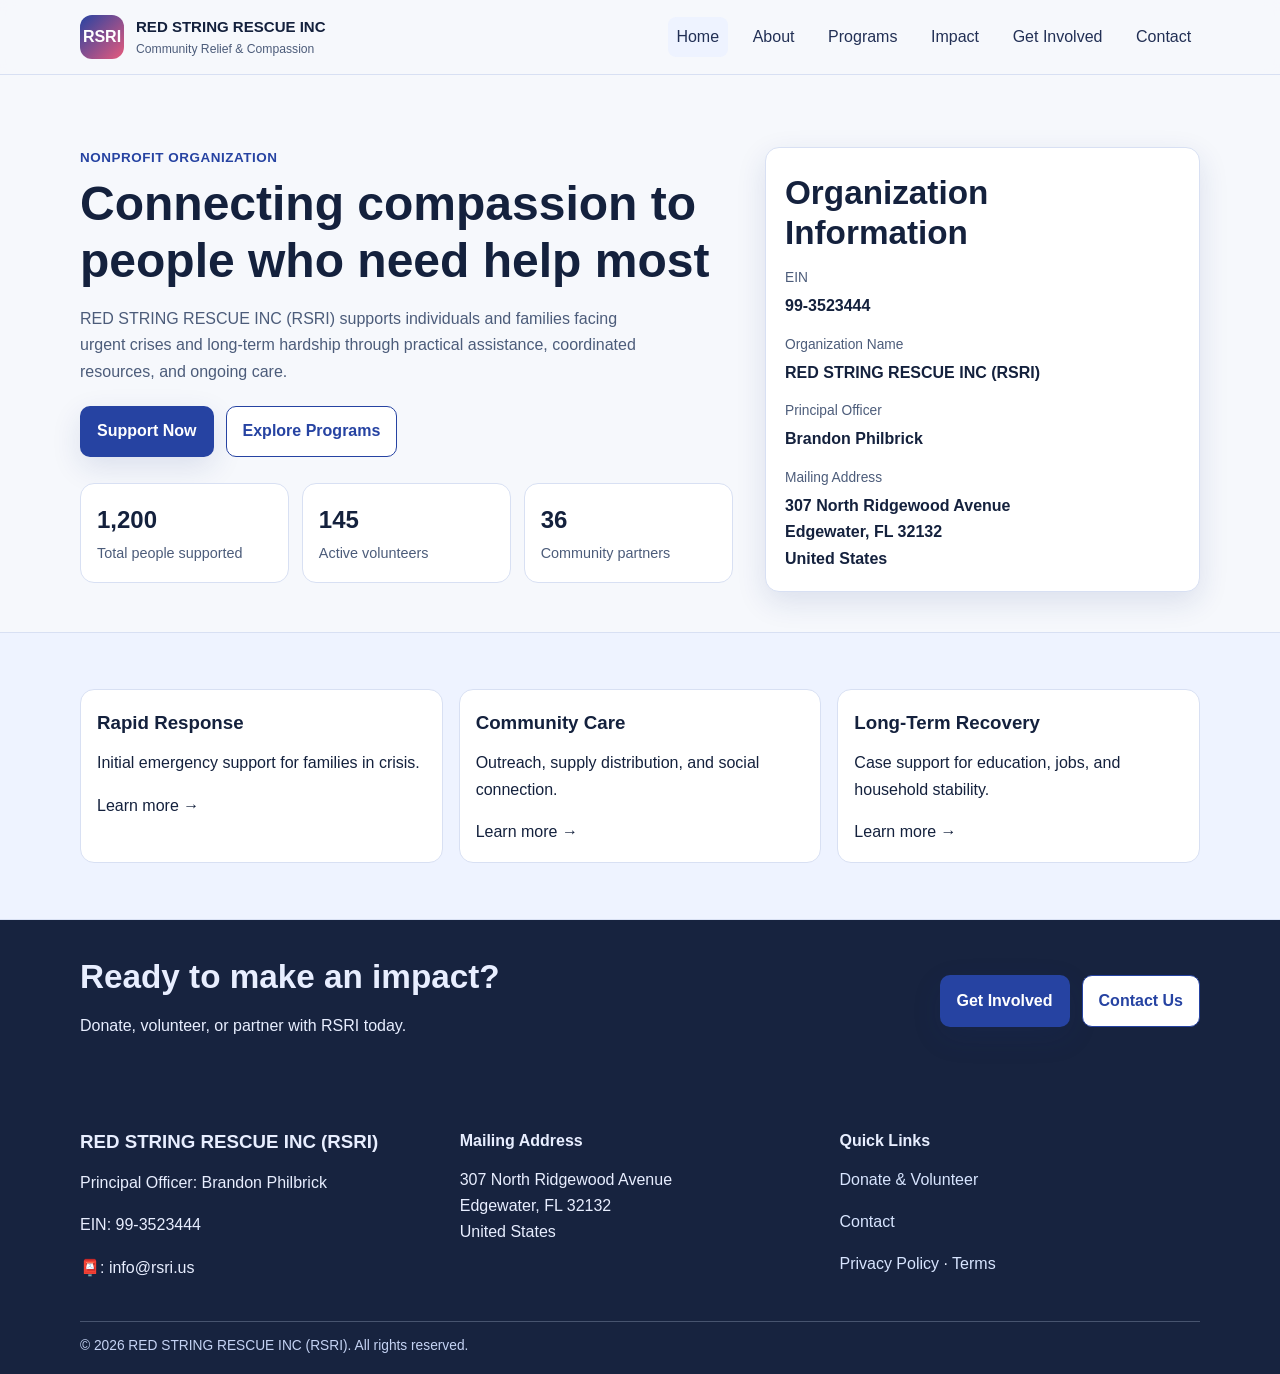
<file: index.html>
<!DOCTYPE html>
<html lang="en">
<head>
  <meta charset="UTF-8" />
  <meta name="viewport" content="width=device-width, initial-scale=1.0" />
  <title>RED STRING RESCUE INC (RSRI) | Nonprofit Relief Organization</title>
  <meta name="description" content="RSRI supports families in crisis through emergency relief, community care, and long-term recovery programs." />
  <link rel="stylesheet" href="styles.css" />
</head>
<body>
  <a class="skip-link" href="#main">Skip to main content</a>
  <header class="site-header" id="top">
    <div class="container nav-wrap">
      <a class="brand" href="index.html" aria-label="RSRI home">
        <div class="brand-mark">RSRI</div>
        <div>
          <p class="brand-name">RED STRING RESCUE INC</p>
          <p class="brand-sub">Community Relief & Compassion</p>
        </div>
      </a>

      <button class="menu-toggle" aria-expanded="false" aria-controls="mainNav" aria-label="Toggle navigation menu">
        <span></span><span></span><span></span>
      </button>

      <nav id="mainNav" class="main-nav" aria-label="Main navigation">
        <a href="index.html" class="active">Home</a>
        <a href="about.html">About</a>
        <a href="programs.html">Programs</a>
        <a href="impact.html">Impact</a>
        <a href="get-involved.html">Get Involved</a>
        <a href="contact.html">Contact</a>
      </nav>
    </div>
  </header>

  <main id="main">
    <section class="hero">
      <div class="container hero-grid">
        <div>
          <p class="eyebrow">Nonprofit Organization</p>
          <h1>Connecting compassion to people who need help most</h1>
          <p class="hero-text">RED STRING RESCUE INC (RSRI) supports individuals and families facing urgent crises and long-term hardship through practical assistance, coordinated resources, and ongoing care.</p>
          <div class="hero-actions">
            <a class="btn btn-primary" href="get-involved.html">Support Now</a>
            <a class="btn btn-secondary" href="programs.html">Explore Programs</a>
          </div>
          <ul class="hero-stats" aria-label="Key metrics">
            <li><strong data-counter="1200">0</strong><span>Total people supported</span></li>
            <li><strong data-counter="145">0</strong><span>Active volunteers</span></li>
            <li><strong data-counter="36">0</strong><span>Community partners</span></li>
          </ul>
        </div>
        <aside class="hero-card" aria-label="Organization information card">
          <h2>Organization Information</h2>
          <dl>
            <dt>EIN</dt><dd>99-3523444</dd>
            <dt>Organization Name</dt><dd>RED STRING RESCUE INC (RSRI)</dd>
            <dt>Principal Officer</dt><dd>Brandon Philbrick</dd>
            <dt>Mailing Address</dt><dd>307 North Ridgewood Avenue<br/>Edgewater, FL 32132<br/>United States</dd>
          </dl>
        </aside>
      </div>
    </section>

    <section class="section section-alt">
      <div class="container grid-3">
        <article class="card"><h3>Rapid Response</h3><p>Initial emergency support for families in crisis.</p><a href="programs.html">Learn more →</a></article>
        <article class="card"><h3>Community Care</h3><p>Outreach, supply distribution, and social connection.</p><a href="programs.html">Learn more →</a></article>
        <article class="card"><h3>Long-Term Recovery</h3><p>Case support for education, jobs, and household stability.</p><a href="programs.html">Learn more →</a></article>
      </div>
    </section>

    <section class="cta-band">
      <div class="container row">
        <div>
          <h2>Ready to make an impact?</h2>
          <p>Donate, volunteer, or partner with RSRI today.</p>
        </div>
        <div class="hero-actions">
          <a class="btn btn-primary" href="get-involved.html">Get Involved</a>
          <a class="btn btn-secondary" href="contact.html">Contact Us</a>
        </div>
      </div>
    </section>
  </main>
  <footer class="site-footer">
    <div class="container footer-grid">
      <div>
        <h3>RED STRING RESCUE INC (RSRI)</h3>
        <p>Principal Officer: Brandon Philbrick</p>
        <p>EIN: 99-3523444</p>
        <p>📮: info@rsri.us</p>
      </div>
      <div>
        <h4>Mailing Address</h4>
        <p>307 North Ridgewood Avenue<br/>Edgewater, FL 32132<br/>United States</p>
      </div>
      <div>
        <h4>Quick Links</h4>
        <p><a href="get-involved.html">Donate & Volunteer</a></p>
        <p><a href="contact.html">Contact</a></p>
        <p><a href="privacy.html">Privacy Policy</a> · <a href="terms.html">Terms</a></p>
      </div>
    </div>
    <div class="copyright">© <span id="year"></span> RED STRING RESCUE INC (RSRI). All rights reserved.</div>
  </footer>
  <script src="script.js"></script>

</body>
</html>
</file>
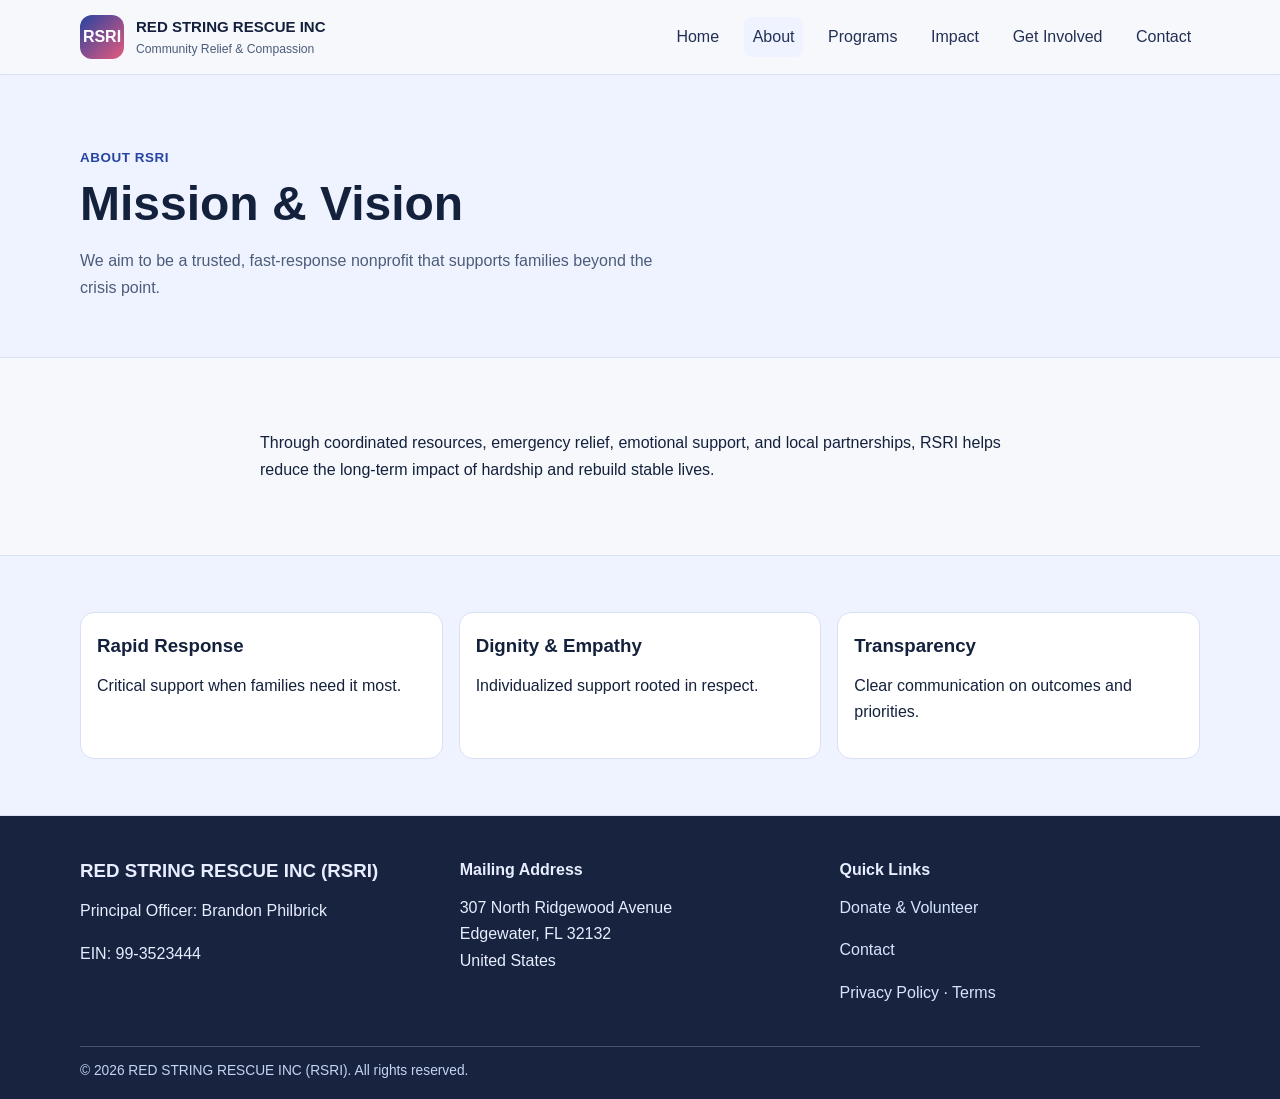
<file: about.html>
<!DOCTYPE html>
<html lang="en">
<head>
  <meta charset="UTF-8" />
  <meta name="viewport" content="width=device-width, initial-scale=1.0" />
  <title>About | RSRI</title>
  <meta name="description" content="Learn about RSRI mission, values, and organizational information." />
  <link rel="stylesheet" href="styles.css" />
</head>
<body>
  <a class="skip-link" href="#main">Skip to main content</a>
  <header class="site-header" id="top">
    <div class="container nav-wrap">
      <a class="brand" href="index.html" aria-label="RSRI home">
        <div class="brand-mark">RSRI</div>
        <div>
          <p class="brand-name">RED STRING RESCUE INC</p>
          <p class="brand-sub">Community Relief & Compassion</p>
        </div>
      </a>

      <button class="menu-toggle" aria-expanded="false" aria-controls="mainNav" aria-label="Toggle navigation menu">
        <span></span><span></span><span></span>
      </button>

      <nav id="mainNav" class="main-nav" aria-label="Main navigation">
        <a href="index.html">Home</a>
        <a href="about.html" class="active">About</a>
        <a href="programs.html">Programs</a>
        <a href="impact.html">Impact</a>
        <a href="get-involved.html">Get Involved</a>
        <a href="contact.html">Contact</a>
      </nav>
    </div>
  </header>

  <main id="main">
    <section class="page-hero"><div class="container"><p class="eyebrow">About RSRI</p><h1>Mission & Vision</h1><p class="lead">We aim to be a trusted, fast-response nonprofit that supports families beyond the crisis point.</p></div></section>
    <section class="section"><div class="container narrow"><p>Through coordinated resources, emergency relief, emotional support, and local partnerships, RSRI helps reduce the long-term impact of hardship and rebuild stable lives.</p></div></section>
    <section class="section section-alt"><div class="container grid-3">
      <article class="card"><h3>Rapid Response</h3><p>Critical support when families need it most.</p></article>
      <article class="card"><h3>Dignity & Empathy</h3><p>Individualized support rooted in respect.</p></article>
      <article class="card"><h3>Transparency</h3><p>Clear communication on outcomes and priorities.</p></article>
    </div></section>
  </main>
  <footer class="site-footer">
    <div class="container footer-grid">
      <div>
        <h3>RED STRING RESCUE INC (RSRI)</h3>
        <p>Principal Officer: Brandon Philbrick</p>
        <p>EIN: 99-3523444</p>
      </div>
      <div>
        <h4>Mailing Address</h4>
        <p>307 North Ridgewood Avenue<br/>Edgewater, FL 32132<br/>United States</p>
      </div>
      <div>
        <h4>Quick Links</h4>
        <p><a href="get-involved.html">Donate & Volunteer</a></p>
        <p><a href="contact.html">Contact</a></p>
        <p><a href="privacy.html">Privacy Policy</a> · <a href="terms.html">Terms</a></p>
      </div>
    </div>
    <div class="copyright">© <span id="year"></span> RED STRING RESCUE INC (RSRI). All rights reserved.</div>
  </footer>
  <script src="script.js"></script>

</body>
</html>
</file>
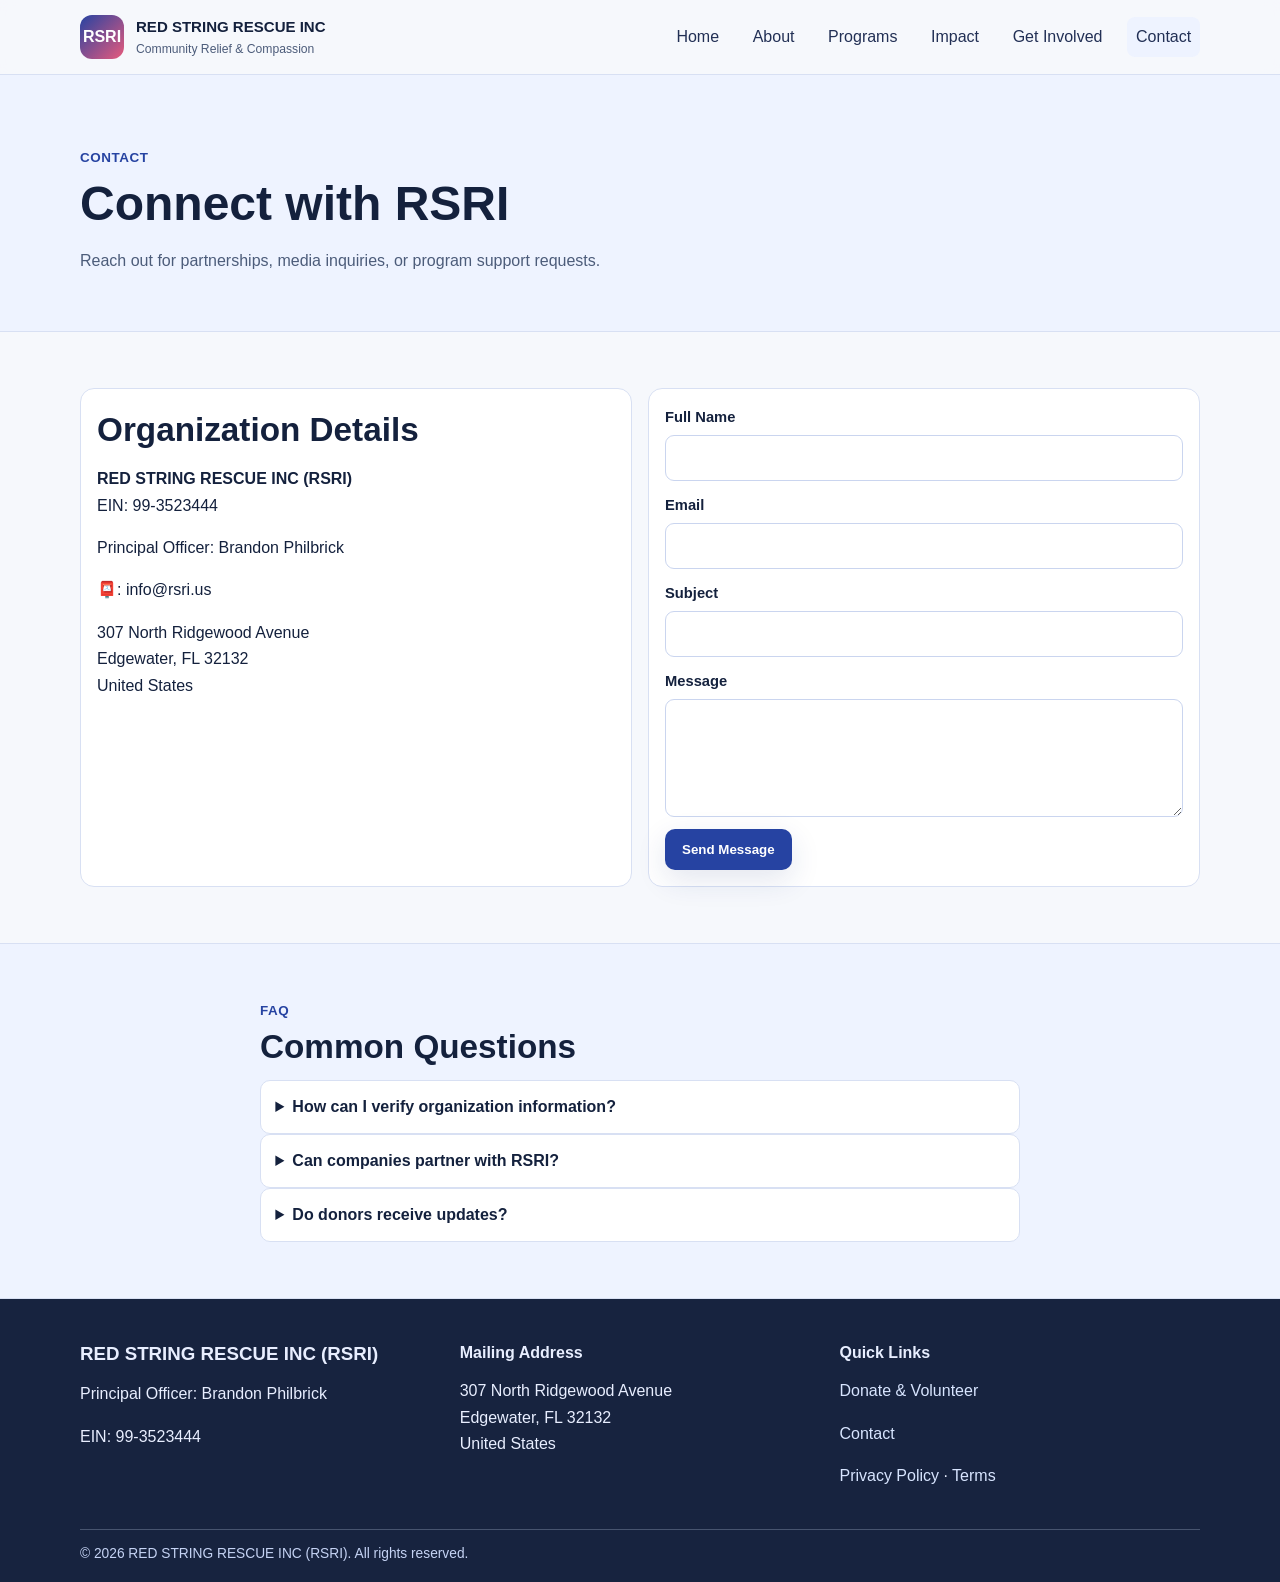
<file: contact.html>
<!DOCTYPE html>
<html lang="en">
<head>
  <meta charset="UTF-8" />
  <meta name="viewport" content="width=device-width, initial-scale=1.0" />
  <title>Contact | RSRI</title>
  <meta name="description" content="Contact RED STRING RESCUE INC for partnerships, support, or inquiries." />
  <link rel="stylesheet" href="styles.css" />
</head>
<body>
  <a class="skip-link" href="#main">Skip to main content</a>
  <header class="site-header" id="top">
    <div class="container nav-wrap">
      <a class="brand" href="index.html" aria-label="RSRI home">
        <div class="brand-mark">RSRI</div>
        <div>
          <p class="brand-name">RED STRING RESCUE INC</p>
          <p class="brand-sub">Community Relief & Compassion</p>
        </div>
      </a>

      <button class="menu-toggle" aria-expanded="false" aria-controls="mainNav" aria-label="Toggle navigation menu">
        <span></span><span></span><span></span>
      </button>

      <nav id="mainNav" class="main-nav" aria-label="Main navigation">
        <a href="index.html">Home</a>
        <a href="about.html">About</a>
        <a href="programs.html">Programs</a>
        <a href="impact.html">Impact</a>
        <a href="get-involved.html">Get Involved</a>
        <a href="contact.html" class="active">Contact</a>
      </nav>
    </div>
  </header>

  <main id="main">
    <section class="page-hero"><div class="container"><p class="eyebrow">Contact</p><h1>Connect with RSRI</h1><p class="lead">Reach out for partnerships, media inquiries, or program support requests.</p></div></section>
    <section class="section"><div class="container grid-2">
      <article class="panel">
        <h2>Organization Details</h2>
        <p><strong>RED STRING RESCUE INC (RSRI)</strong><br/>EIN: 99-3523444</p>
        <p>Principal Officer: Brandon Philbrick</p>
        <p>📮: info@rsri.us</p>
        <p>307 North Ridgewood Avenue<br/>Edgewater, FL 32132<br/>United States</p>
      </article>
      <form name="contact" method="POST" data-netlify="true" action="/thank-you.html">
        <input type="hidden" name="form-name" value="contact" />
        <label>Full Name<input type="text" name="name" required /></label>
        <label>Email<input type="email" name="email" required /></label>
        <label>Subject<input type="text" name="subject" required /></label>
        <label>Message<textarea name="message" rows="4" required></textarea></label>
        <button type="submit" class="btn btn-primary">Send Message</button>
      </form>
    </div></section>

    <section class="section section-alt"><div class="container narrow"><p class="eyebrow">FAQ</p><h2>Common Questions</h2>
      <details><summary>How can I verify organization information?</summary><p>You can verify EIN 99-3523444 and the listed mailing address. Additional public information is available upon request.</p></details>
      <details><summary>Can companies partner with RSRI?</summary><p>Yes, we welcome corporate partnerships and collaborative community initiatives.</p></details>
      <details><summary>Do donors receive updates?</summary><p>Yes, we provide periodic updates on impact metrics and program priorities.</p></details>
    </div></section>
  </main>
  <footer class="site-footer">
    <div class="container footer-grid">
      <div>
        <h3>RED STRING RESCUE INC (RSRI)</h3>
        <p>Principal Officer: Brandon Philbrick</p>
        <p>EIN: 99-3523444</p>
      </div>
      <div>
        <h4>Mailing Address</h4>
        <p>307 North Ridgewood Avenue<br/>Edgewater, FL 32132<br/>United States</p>
      </div>
      <div>
        <h4>Quick Links</h4>
        <p><a href="get-involved.html">Donate & Volunteer</a></p>
        <p><a href="contact.html">Contact</a></p>
        <p><a href="privacy.html">Privacy Policy</a> · <a href="terms.html">Terms</a></p>
      </div>
    </div>
    <div class="copyright">© <span id="year"></span> RED STRING RESCUE INC (RSRI). All rights reserved.</div>
  </footer>
  <script src="script.js"></script>

</body>
</html>
</file>
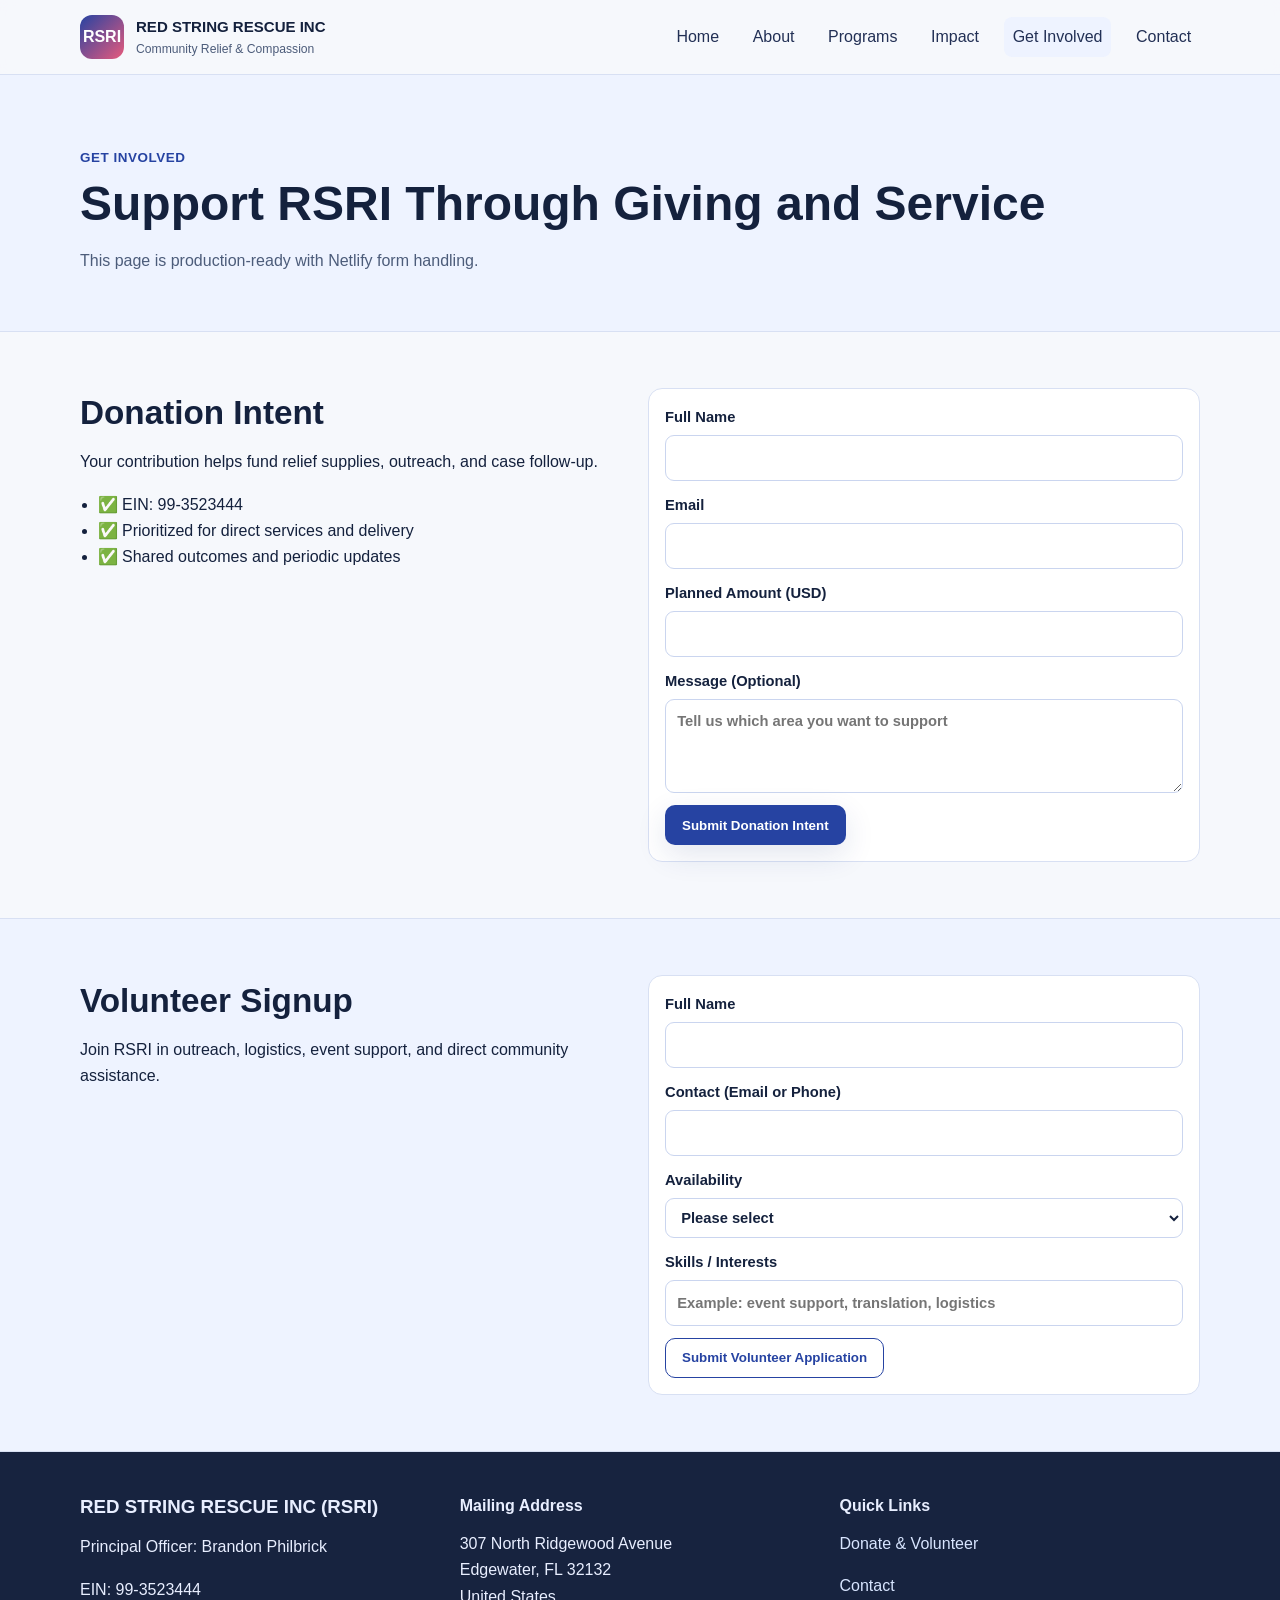
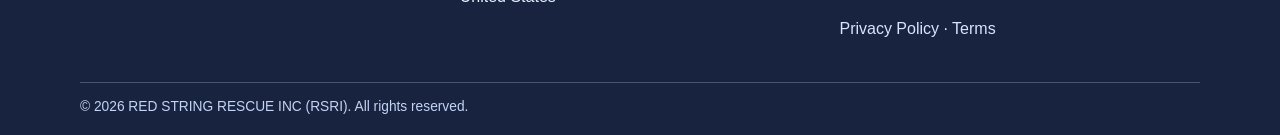
<file: get-involved.html>
<!DOCTYPE html>
<html lang="en">
<head>
  <meta charset="UTF-8" />
  <meta name="viewport" content="width=device-width, initial-scale=1.0" />
  <title>Get Involved | RSRI</title>
  <meta name="description" content="Donate or join as a volunteer to support RSRI programs." />
  <link rel="stylesheet" href="styles.css" />
</head>
<body>
  <a class="skip-link" href="#main">Skip to main content</a>
  <header class="site-header" id="top">
    <div class="container nav-wrap">
      <a class="brand" href="index.html" aria-label="RSRI home">
        <div class="brand-mark">RSRI</div>
        <div>
          <p class="brand-name">RED STRING RESCUE INC</p>
          <p class="brand-sub">Community Relief & Compassion</p>
        </div>
      </a>

      <button class="menu-toggle" aria-expanded="false" aria-controls="mainNav" aria-label="Toggle navigation menu">
        <span></span><span></span><span></span>
      </button>

      <nav id="mainNav" class="main-nav" aria-label="Main navigation">
        <a href="index.html">Home</a>
        <a href="about.html">About</a>
        <a href="programs.html">Programs</a>
        <a href="impact.html">Impact</a>
        <a href="get-involved.html" class="active">Get Involved</a>
        <a href="contact.html">Contact</a>
      </nav>
    </div>
  </header>

  <main id="main">
    <section class="page-hero"><div class="container"><p class="eyebrow">Get Involved</p><h1>Support RSRI Through Giving and Service</h1><p class="lead">This page is production-ready with Netlify form handling.</p></div></section>

    <section class="section"><div class="container grid-2">
      <div>
        <h2>Donation Intent</h2>
        <p>Your contribution helps fund relief supplies, outreach, and case follow-up.</p>
        <ul class="check-list">
          <li>✅ EIN: 99-3523444</li>
          <li>✅ Prioritized for direct services and delivery</li>
          <li>✅ Shared outcomes and periodic updates</li>
        </ul>
      </div>
      <form name="donation" method="POST" data-netlify="true" action="/thank-you.html">
        <input type="hidden" name="form-name" value="donation" />
        <label>Full Name<input type="text" name="name" required /></label>
        <label>Email<input type="email" name="email" required /></label>
        <label>Planned Amount (USD)<input type="number" name="amount" min="1" required /></label>
        <label>Message (Optional)<textarea name="message" rows="3" placeholder="Tell us which area you want to support"></textarea></label>
        <button type="submit" class="btn btn-primary">Submit Donation Intent</button>
      </form>
    </div></section>

    <section class="section section-alt"><div class="container grid-2">
      <div>
        <h2>Volunteer Signup</h2>
        <p>Join RSRI in outreach, logistics, event support, and direct community assistance.</p>
      </div>
      <form name="volunteer" method="POST" data-netlify="true" action="/thank-you.html">
        <input type="hidden" name="form-name" value="volunteer" />
        <label>Full Name<input type="text" name="volunteerName" required /></label>
        <label>Contact (Email or Phone)<input type="text" name="contact" required /></label>
        <label>Availability<select name="availability" required><option value="">Please select</option><option>Weekday daytime</option><option>Weekday evening</option><option>Weekend</option><option>Flexible schedule</option></select></label>
        <label>Skills / Interests<input type="text" name="skills" placeholder="Example: event support, translation, logistics" /></label>
        <button type="submit" class="btn btn-secondary">Submit Volunteer Application</button>
      </form>
    </div></section>
  </main>
  <footer class="site-footer">
    <div class="container footer-grid">
      <div>
        <h3>RED STRING RESCUE INC (RSRI)</h3>
        <p>Principal Officer: Brandon Philbrick</p>
        <p>EIN: 99-3523444</p>
      </div>
      <div>
        <h4>Mailing Address</h4>
        <p>307 North Ridgewood Avenue<br/>Edgewater, FL 32132<br/>United States</p>
      </div>
      <div>
        <h4>Quick Links</h4>
        <p><a href="get-involved.html">Donate & Volunteer</a></p>
        <p><a href="contact.html">Contact</a></p>
        <p><a href="privacy.html">Privacy Policy</a> · <a href="terms.html">Terms</a></p>
      </div>
    </div>
    <div class="copyright">© <span id="year"></span> RED STRING RESCUE INC (RSRI). All rights reserved.</div>
  </footer>
  <script src="script.js"></script>

</body>
</html>
</file>
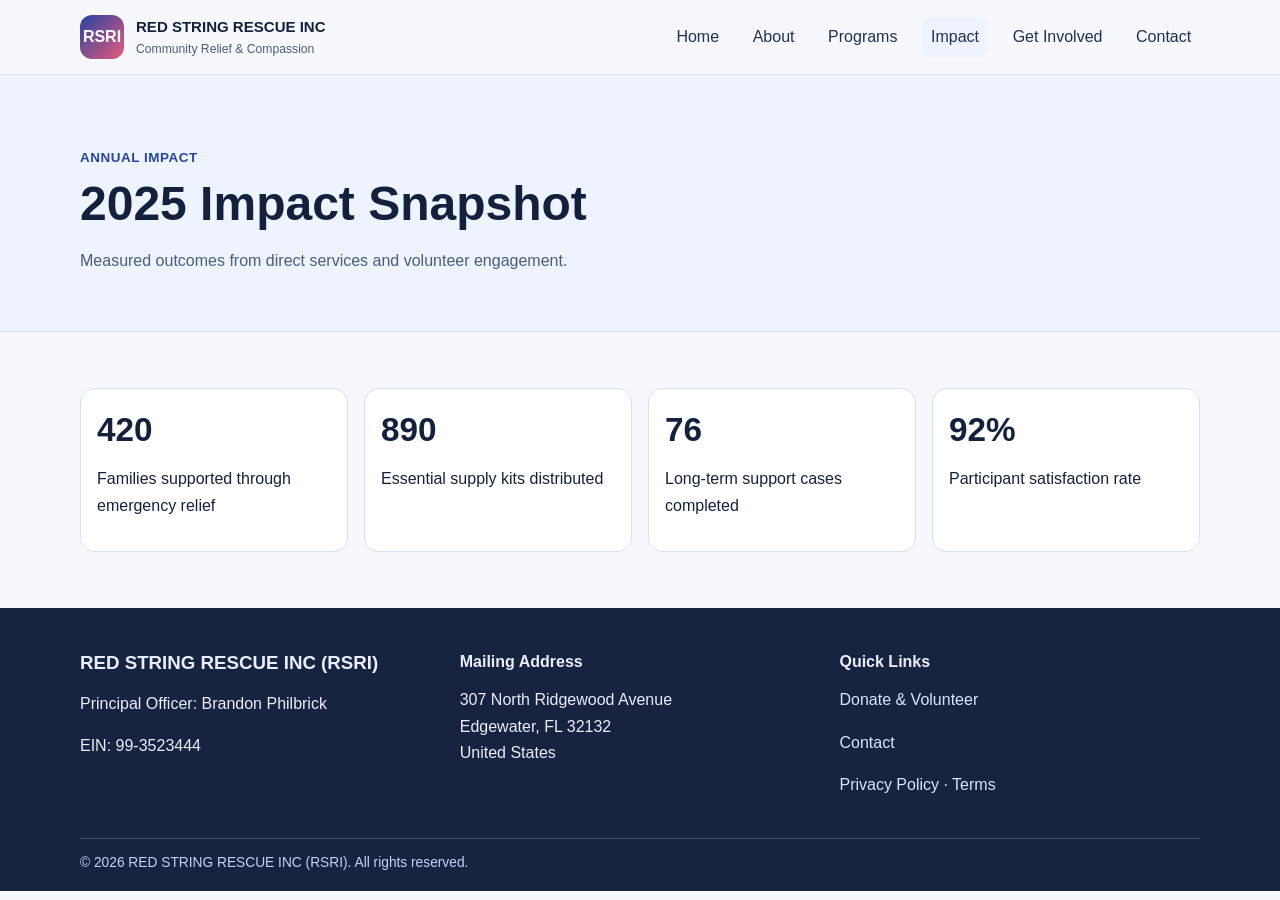
<file: impact.html>
<!DOCTYPE html>
<html lang="en">
<head>
  <meta charset="UTF-8" />
  <meta name="viewport" content="width=device-width, initial-scale=1.0" />
  <title>Impact | RSRI</title>
  <meta name="description" content="View RSRI annual impact and service outcomes." />
  <link rel="stylesheet" href="styles.css" />
</head>
<body>
  <a class="skip-link" href="#main">Skip to main content</a>
  <header class="site-header" id="top">
    <div class="container nav-wrap">
      <a class="brand" href="index.html" aria-label="RSRI home">
        <div class="brand-mark">RSRI</div>
        <div>
          <p class="brand-name">RED STRING RESCUE INC</p>
          <p class="brand-sub">Community Relief & Compassion</p>
        </div>
      </a>

      <button class="menu-toggle" aria-expanded="false" aria-controls="mainNav" aria-label="Toggle navigation menu">
        <span></span><span></span><span></span>
      </button>

      <nav id="mainNav" class="main-nav" aria-label="Main navigation">
        <a href="index.html">Home</a>
        <a href="about.html">About</a>
        <a href="programs.html">Programs</a>
        <a href="impact.html" class="active">Impact</a>
        <a href="get-involved.html">Get Involved</a>
        <a href="contact.html">Contact</a>
      </nav>
    </div>
  </header>

  <main id="main">
    <section class="page-hero"><div class="container"><p class="eyebrow">Annual Impact</p><h1>2025 Impact Snapshot</h1><p class="lead">Measured outcomes from direct services and volunteer engagement.</p></div></section>
    <section class="section"><div class="container grid-4">
      <article class="stat-card"><h2 data-counter="420">0</h2><p>Families supported through emergency relief</p></article>
      <article class="stat-card"><h2 data-counter="890">0</h2><p>Essential supply kits distributed</p></article>
      <article class="stat-card"><h2 data-counter="76">0</h2><p>Long-term support cases completed</p></article>
      <article class="stat-card"><h2>92%</h2><p>Participant satisfaction rate</p></article>
    </div></section>
  </main>
  <footer class="site-footer">
    <div class="container footer-grid">
      <div>
        <h3>RED STRING RESCUE INC (RSRI)</h3>
        <p>Principal Officer: Brandon Philbrick</p>
        <p>EIN: 99-3523444</p>
      </div>
      <div>
        <h4>Mailing Address</h4>
        <p>307 North Ridgewood Avenue<br/>Edgewater, FL 32132<br/>United States</p>
      </div>
      <div>
        <h4>Quick Links</h4>
        <p><a href="get-involved.html">Donate & Volunteer</a></p>
        <p><a href="contact.html">Contact</a></p>
        <p><a href="privacy.html">Privacy Policy</a> · <a href="terms.html">Terms</a></p>
      </div>
    </div>
    <div class="copyright">© <span id="year"></span> RED STRING RESCUE INC (RSRI). All rights reserved.</div>
  </footer>
  <script src="script.js"></script>

</body>
</html>
</file>
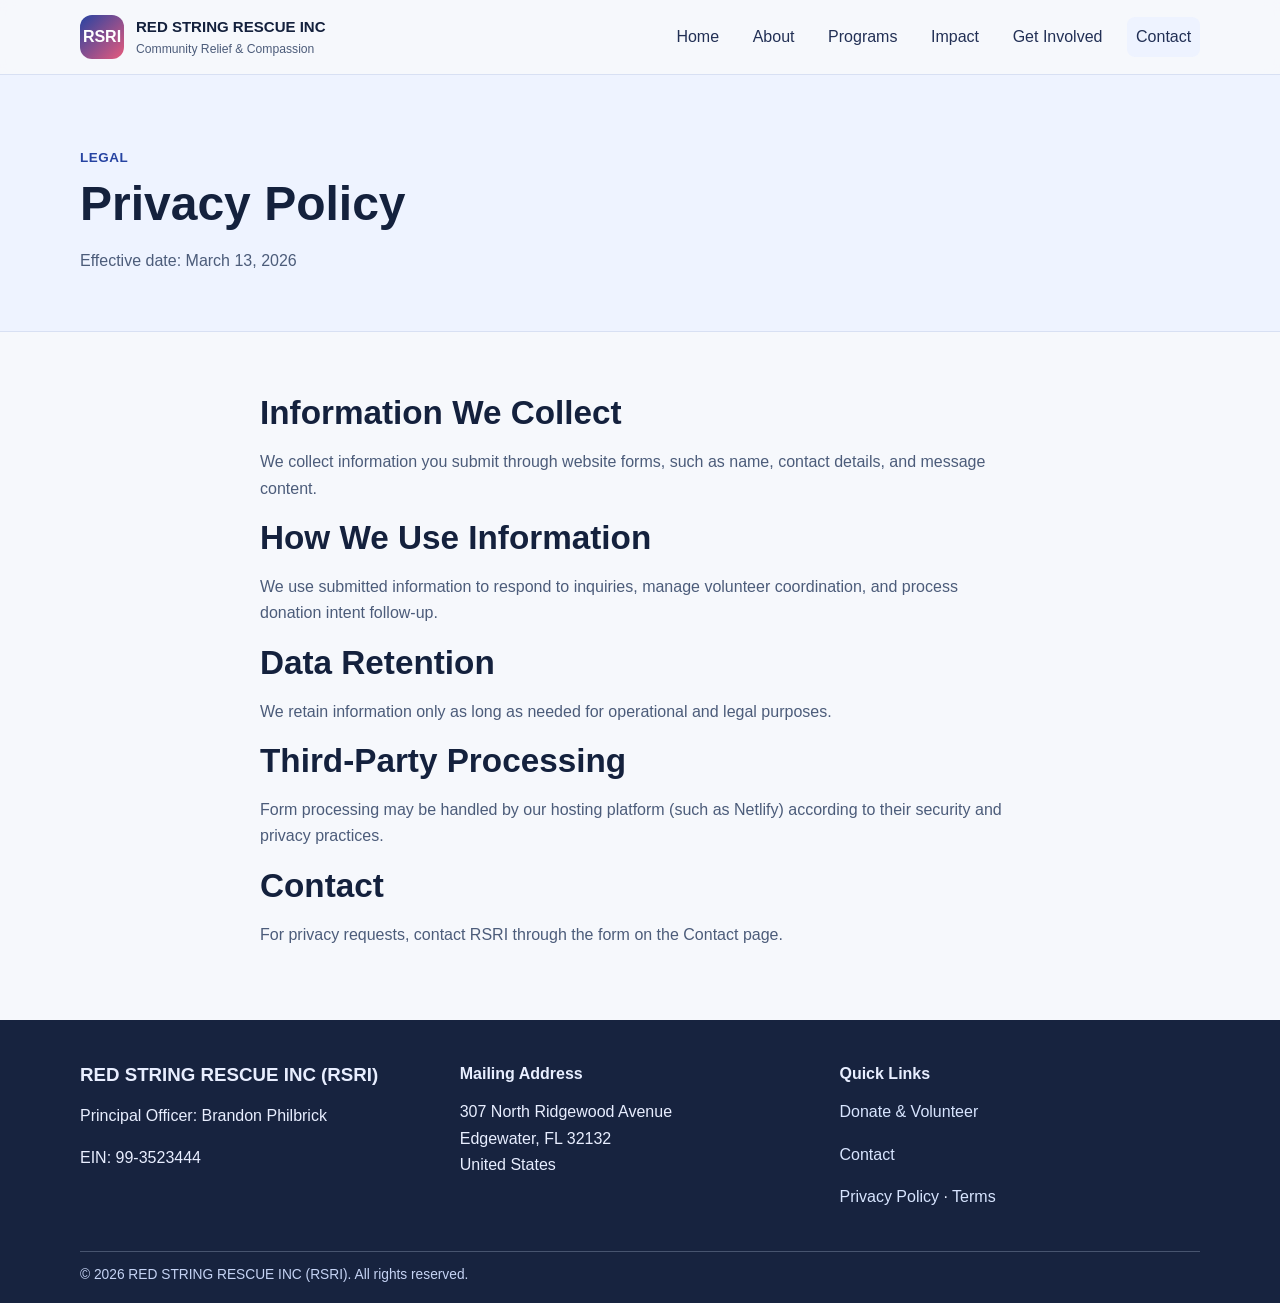
<file: privacy.html>
<!DOCTYPE html>
<html lang="en">
<head>
  <meta charset="UTF-8" />
  <meta name="viewport" content="width=device-width, initial-scale=1.0" />
  <title>Privacy Policy | RSRI</title>
  <meta name="description" content="Privacy policy for RSRI website submissions and communications." />
  <link rel="stylesheet" href="styles.css" />
</head>
<body>
  <a class="skip-link" href="#main">Skip to main content</a>
  <header class="site-header" id="top">
    <div class="container nav-wrap">
      <a class="brand" href="index.html" aria-label="RSRI home">
        <div class="brand-mark">RSRI</div>
        <div>
          <p class="brand-name">RED STRING RESCUE INC</p>
          <p class="brand-sub">Community Relief & Compassion</p>
        </div>
      </a>

      <button class="menu-toggle" aria-expanded="false" aria-controls="mainNav" aria-label="Toggle navigation menu">
        <span></span><span></span><span></span>
      </button>

      <nav id="mainNav" class="main-nav" aria-label="Main navigation">
        <a href="index.html">Home</a>
        <a href="about.html">About</a>
        <a href="programs.html">Programs</a>
        <a href="impact.html">Impact</a>
        <a href="get-involved.html">Get Involved</a>
        <a href="contact.html" class="active">Contact</a>
      </nav>
    </div>
  </header>

  <main id="main">
    <section class="page-hero"><div class="container"><p class="eyebrow">Legal</p><h1>Privacy Policy</h1><p class="lead">Effective date: March 13, 2026</p></div></section>
    <section class="section legal"><div class="container narrow">
      <h2>Information We Collect</h2><p>We collect information you submit through website forms, such as name, contact details, and message content.</p>
      <h2>How We Use Information</h2><p>We use submitted information to respond to inquiries, manage volunteer coordination, and process donation intent follow-up.</p>
      <h2>Data Retention</h2><p>We retain information only as long as needed for operational and legal purposes.</p>
      <h2>Third-Party Processing</h2><p>Form processing may be handled by our hosting platform (such as Netlify) according to their security and privacy practices.</p>
      <h2>Contact</h2><p>For privacy requests, contact RSRI through the form on the Contact page.</p>
    </div></section>
  </main>
  <footer class="site-footer">
    <div class="container footer-grid">
      <div>
        <h3>RED STRING RESCUE INC (RSRI)</h3>
        <p>Principal Officer: Brandon Philbrick</p>
        <p>EIN: 99-3523444</p>
      </div>
      <div>
        <h4>Mailing Address</h4>
        <p>307 North Ridgewood Avenue<br/>Edgewater, FL 32132<br/>United States</p>
      </div>
      <div>
        <h4>Quick Links</h4>
        <p><a href="get-involved.html">Donate & Volunteer</a></p>
        <p><a href="contact.html">Contact</a></p>
        <p><a href="privacy.html">Privacy Policy</a> · <a href="terms.html">Terms</a></p>
      </div>
    </div>
    <div class="copyright">© <span id="year"></span> RED STRING RESCUE INC (RSRI). All rights reserved.</div>
  </footer>
  <script src="script.js"></script>

</body>
</html>
</file>
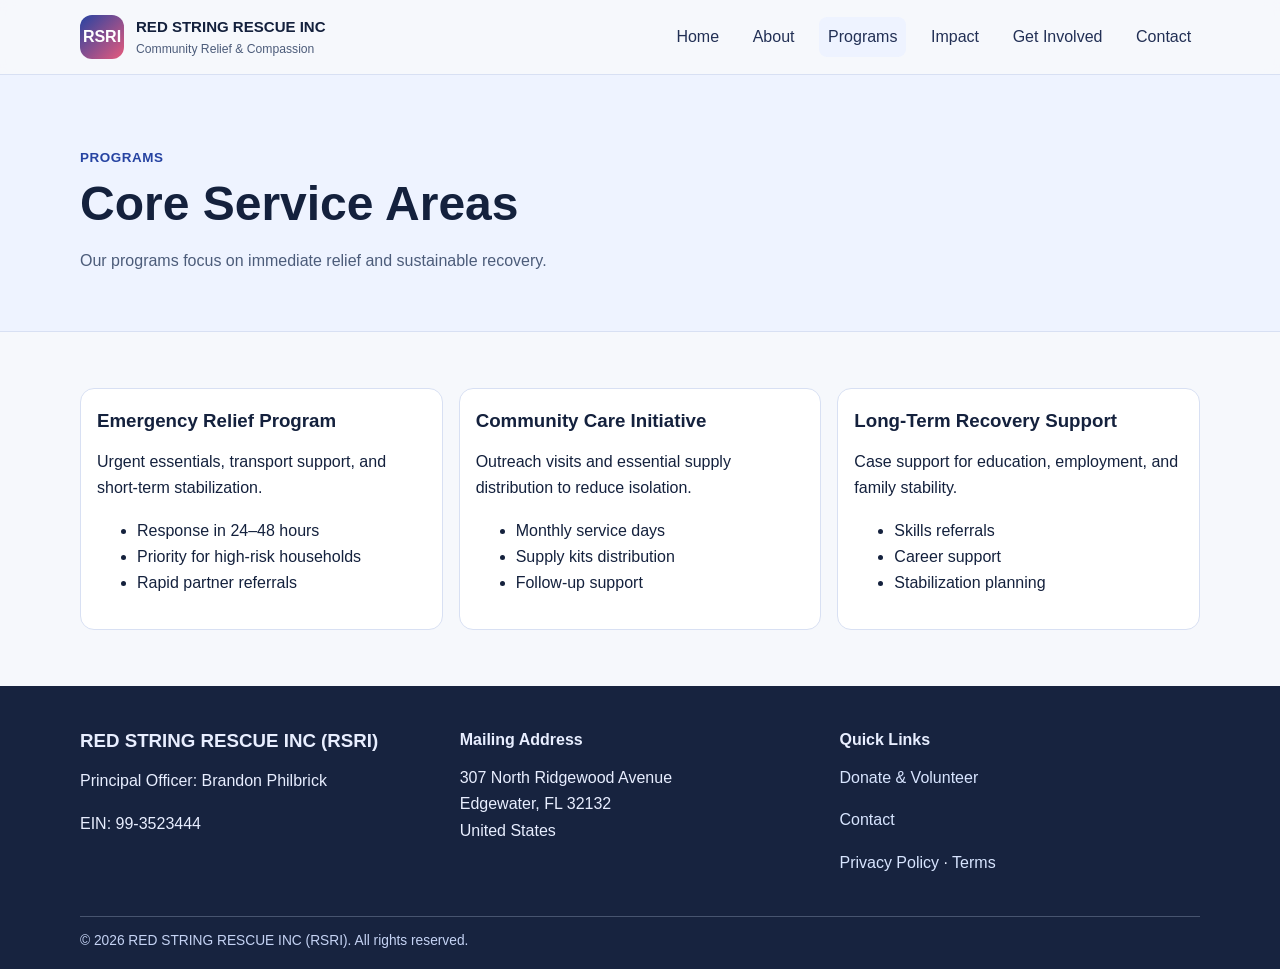
<file: programs.html>
<!DOCTYPE html>
<html lang="en">
<head>
  <meta charset="UTF-8" />
  <meta name="viewport" content="width=device-width, initial-scale=1.0" />
  <title>Programs | RSRI</title>
  <meta name="description" content="Explore RSRI core service programs and implementation priorities." />
  <link rel="stylesheet" href="styles.css" />
</head>
<body>
  <a class="skip-link" href="#main">Skip to main content</a>
  <header class="site-header" id="top">
    <div class="container nav-wrap">
      <a class="brand" href="index.html" aria-label="RSRI home">
        <div class="brand-mark">RSRI</div>
        <div>
          <p class="brand-name">RED STRING RESCUE INC</p>
          <p class="brand-sub">Community Relief & Compassion</p>
        </div>
      </a>

      <button class="menu-toggle" aria-expanded="false" aria-controls="mainNav" aria-label="Toggle navigation menu">
        <span></span><span></span><span></span>
      </button>

      <nav id="mainNav" class="main-nav" aria-label="Main navigation">
        <a href="index.html">Home</a>
        <a href="about.html">About</a>
        <a href="programs.html" class="active">Programs</a>
        <a href="impact.html">Impact</a>
        <a href="get-involved.html">Get Involved</a>
        <a href="contact.html">Contact</a>
      </nav>
    </div>
  </header>

  <main id="main">
    <section class="page-hero"><div class="container"><p class="eyebrow">Programs</p><h1>Core Service Areas</h1><p class="lead">Our programs focus on immediate relief and sustainable recovery.</p></div></section>
    <section class="section"><div class="container grid-3">
      <article class="card"><h3>Emergency Relief Program</h3><p>Urgent essentials, transport support, and short-term stabilization.</p><ul><li>Response in 24–48 hours</li><li>Priority for high-risk households</li><li>Rapid partner referrals</li></ul></article>
      <article class="card"><h3>Community Care Initiative</h3><p>Outreach visits and essential supply distribution to reduce isolation.</p><ul><li>Monthly service days</li><li>Supply kits distribution</li><li>Follow-up support</li></ul></article>
      <article class="card"><h3>Long-Term Recovery Support</h3><p>Case support for education, employment, and family stability.</p><ul><li>Skills referrals</li><li>Career support</li><li>Stabilization planning</li></ul></article>
    </div></section>
  </main>
  <footer class="site-footer">
    <div class="container footer-grid">
      <div>
        <h3>RED STRING RESCUE INC (RSRI)</h3>
        <p>Principal Officer: Brandon Philbrick</p>
        <p>EIN: 99-3523444</p>
      </div>
      <div>
        <h4>Mailing Address</h4>
        <p>307 North Ridgewood Avenue<br/>Edgewater, FL 32132<br/>United States</p>
      </div>
      <div>
        <h4>Quick Links</h4>
        <p><a href="get-involved.html">Donate & Volunteer</a></p>
        <p><a href="contact.html">Contact</a></p>
        <p><a href="privacy.html">Privacy Policy</a> · <a href="terms.html">Terms</a></p>
      </div>
    </div>
    <div class="copyright">© <span id="year"></span> RED STRING RESCUE INC (RSRI). All rights reserved.</div>
  </footer>
  <script src="script.js"></script>

</body>
</html>
</file>
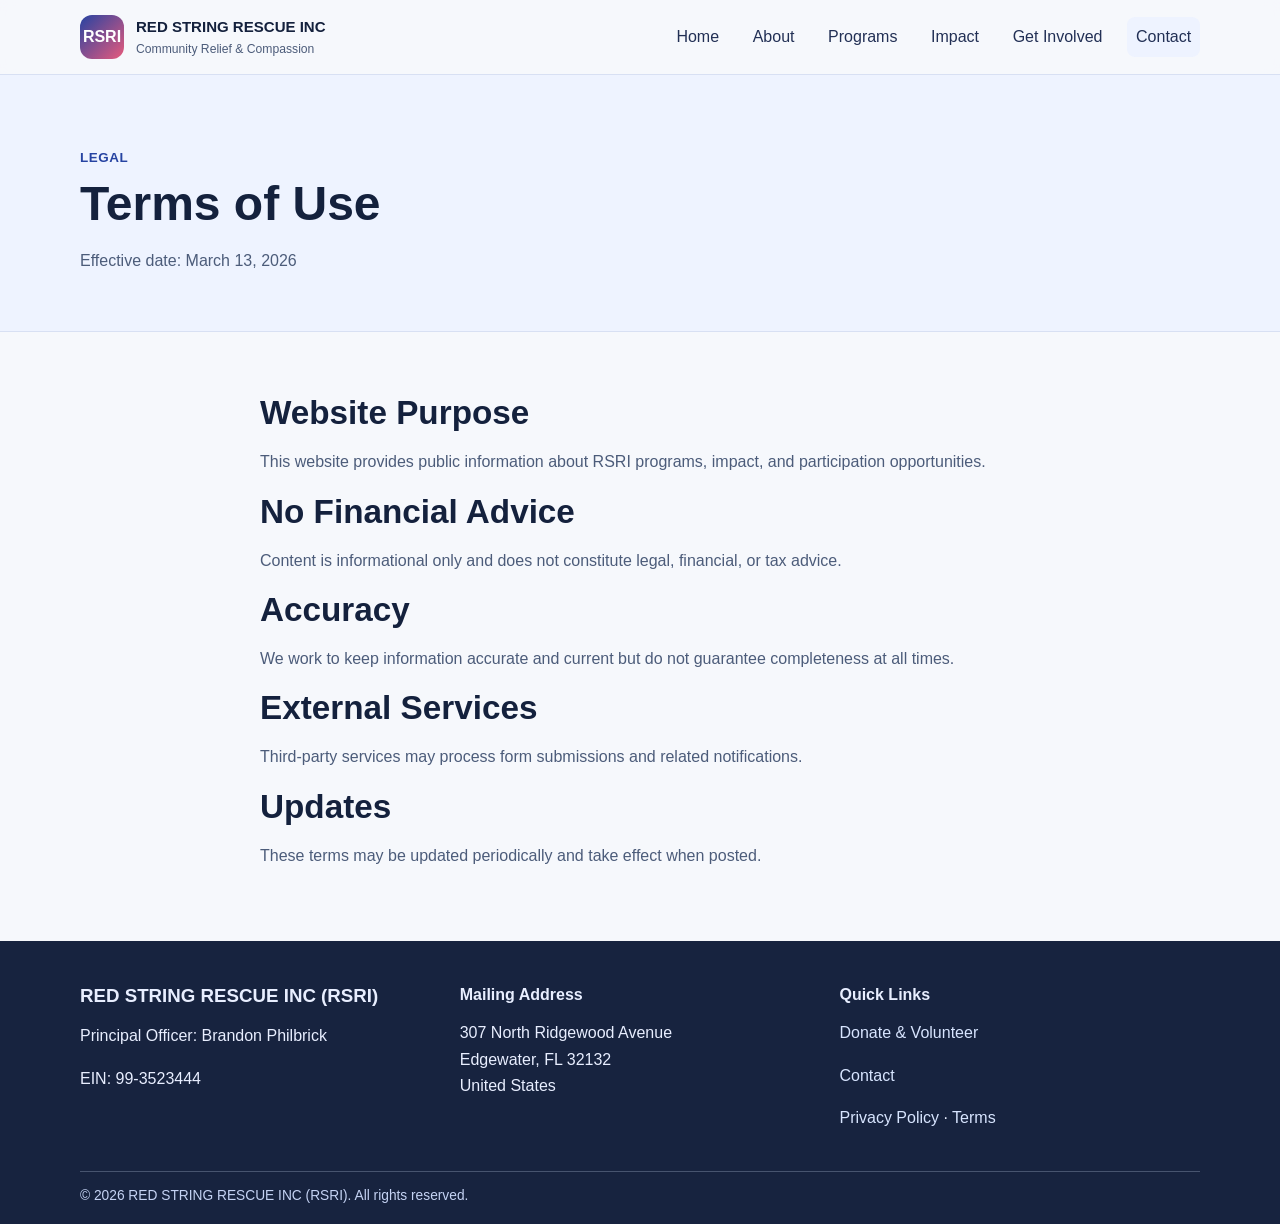
<file: terms.html>
<!DOCTYPE html>
<html lang="en">
<head>
  <meta charset="UTF-8" />
  <meta name="viewport" content="width=device-width, initial-scale=1.0" />
  <title>Terms of Use | RSRI</title>
  <meta name="description" content="Terms of use for RSRI website content and form interactions." />
  <link rel="stylesheet" href="styles.css" />
</head>
<body>
  <a class="skip-link" href="#main">Skip to main content</a>
  <header class="site-header" id="top">
    <div class="container nav-wrap">
      <a class="brand" href="index.html" aria-label="RSRI home">
        <div class="brand-mark">RSRI</div>
        <div>
          <p class="brand-name">RED STRING RESCUE INC</p>
          <p class="brand-sub">Community Relief & Compassion</p>
        </div>
      </a>

      <button class="menu-toggle" aria-expanded="false" aria-controls="mainNav" aria-label="Toggle navigation menu">
        <span></span><span></span><span></span>
      </button>

      <nav id="mainNav" class="main-nav" aria-label="Main navigation">
        <a href="index.html">Home</a>
        <a href="about.html">About</a>
        <a href="programs.html">Programs</a>
        <a href="impact.html">Impact</a>
        <a href="get-involved.html">Get Involved</a>
        <a href="contact.html" class="active">Contact</a>
      </nav>
    </div>
  </header>

  <main id="main">
    <section class="page-hero"><div class="container"><p class="eyebrow">Legal</p><h1>Terms of Use</h1><p class="lead">Effective date: March 13, 2026</p></div></section>
    <section class="section legal"><div class="container narrow">
      <h2>Website Purpose</h2><p>This website provides public information about RSRI programs, impact, and participation opportunities.</p>
      <h2>No Financial Advice</h2><p>Content is informational only and does not constitute legal, financial, or tax advice.</p>
      <h2>Accuracy</h2><p>We work to keep information accurate and current but do not guarantee completeness at all times.</p>
      <h2>External Services</h2><p>Third-party services may process form submissions and related notifications.</p>
      <h2>Updates</h2><p>These terms may be updated periodically and take effect when posted.</p>
    </div></section>
  </main>
  <footer class="site-footer">
    <div class="container footer-grid">
      <div>
        <h3>RED STRING RESCUE INC (RSRI)</h3>
        <p>Principal Officer: Brandon Philbrick</p>
        <p>EIN: 99-3523444</p>
      </div>
      <div>
        <h4>Mailing Address</h4>
        <p>307 North Ridgewood Avenue<br/>Edgewater, FL 32132<br/>United States</p>
      </div>
      <div>
        <h4>Quick Links</h4>
        <p><a href="get-involved.html">Donate & Volunteer</a></p>
        <p><a href="contact.html">Contact</a></p>
        <p><a href="privacy.html">Privacy Policy</a> · <a href="terms.html">Terms</a></p>
      </div>
    </div>
    <div class="copyright">© <span id="year"></span> RED STRING RESCUE INC (RSRI). All rights reserved.</div>
  </footer>
  <script src="script.js"></script>

</body>
</html>
</file>
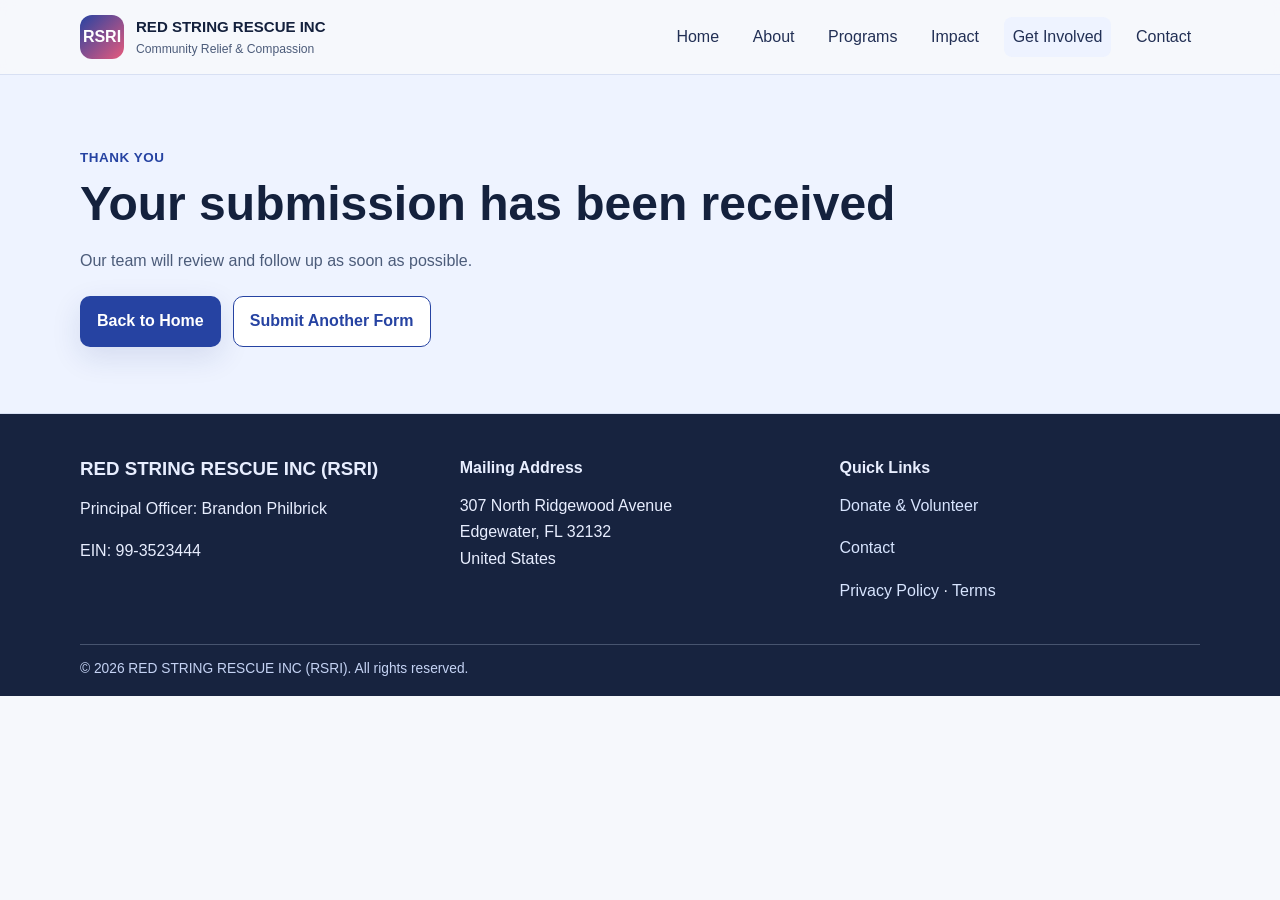
<file: thank-you.html>
<!DOCTYPE html>
<html lang="en">
<head>
  <meta charset="UTF-8" />
  <meta name="viewport" content="width=device-width, initial-scale=1.0" />
  <title>Thank You | RSRI</title>
  <meta name="description" content="Submission confirmation page for RSRI forms." />
  <link rel="stylesheet" href="styles.css" />
</head>
<body>
  <a class="skip-link" href="#main">Skip to main content</a>
  <header class="site-header" id="top">
    <div class="container nav-wrap">
      <a class="brand" href="index.html" aria-label="RSRI home">
        <div class="brand-mark">RSRI</div>
        <div>
          <p class="brand-name">RED STRING RESCUE INC</p>
          <p class="brand-sub">Community Relief & Compassion</p>
        </div>
      </a>

      <button class="menu-toggle" aria-expanded="false" aria-controls="mainNav" aria-label="Toggle navigation menu">
        <span></span><span></span><span></span>
      </button>

      <nav id="mainNav" class="main-nav" aria-label="Main navigation">
        <a href="index.html">Home</a>
        <a href="about.html">About</a>
        <a href="programs.html">Programs</a>
        <a href="impact.html">Impact</a>
        <a href="get-involved.html" class="active">Get Involved</a>
        <a href="contact.html">Contact</a>
      </nav>
    </div>
  </header>

  <main id="main">
    <section class="page-hero"><div class="container"><p class="eyebrow">Thank You</p><h1>Your submission has been received</h1><p class="lead">Our team will review and follow up as soon as possible.</p><div class="hero-actions"><a class="btn btn-primary" href="index.html">Back to Home</a><a class="btn btn-secondary" href="get-involved.html">Submit Another Form</a></div></div></section>
  </main>
  <footer class="site-footer">
    <div class="container footer-grid">
      <div>
        <h3>RED STRING RESCUE INC (RSRI)</h3>
        <p>Principal Officer: Brandon Philbrick</p>
        <p>EIN: 99-3523444</p>
      </div>
      <div>
        <h4>Mailing Address</h4>
        <p>307 North Ridgewood Avenue<br/>Edgewater, FL 32132<br/>United States</p>
      </div>
      <div>
        <h4>Quick Links</h4>
        <p><a href="get-involved.html">Donate & Volunteer</a></p>
        <p><a href="contact.html">Contact</a></p>
        <p><a href="privacy.html">Privacy Policy</a> · <a href="terms.html">Terms</a></p>
      </div>
    </div>
    <div class="copyright">© <span id="year"></span> RED STRING RESCUE INC (RSRI). All rights reserved.</div>
  </footer>
  <script src="script.js"></script>

</body>
</html>
</file>
<file: styles.css>
:root {
  --bg: #f6f8fc;
  --surface: #ffffff;
  --surface-alt: #eef3ff;
  --text: #14213d;
  --muted: #4c5c7a;
  --primary: #2643a2;
  --primary-strong: #1a2f79;
  --accent: #e75a7c;
  --border: #d8e0f3;
  --shadow: 0 10px 30px rgba(27, 51, 122, 0.12);
  --radius: 14px;
}

* { box-sizing: border-box; }
html { scroll-behavior: smooth; }
body {
  margin: 0;
  font-family: "Inter", "Segoe UI", Arial, sans-serif;
  color: var(--text);
  background: var(--bg);
  line-height: 1.65;
}
a { color: inherit; text-decoration: none; }
.container { width: min(1120px, 92vw); margin: 0 auto; }
.narrow { width: min(760px, 100%); }

.skip-link { position: absolute; left: -9999px; top: 0; }
.skip-link:focus { left: 1rem; top: 1rem; background: #000; color: #fff; padding: 0.5rem 0.8rem; border-radius: 6px; z-index: 1000; }

.site-header {
  position: sticky; top: 0; z-index: 100;
  backdrop-filter: blur(8px);
  background: color-mix(in srgb, #f6f8fc 88%, transparent);
  border-bottom: 1px solid var(--border);
}
.nav-wrap { display: flex; align-items: center; justify-content: space-between; gap: 1rem; min-height: 74px; }
.brand { display: flex; align-items: center; gap: 0.75rem; }
.brand-mark {
  width: 44px; height: 44px; display: grid; place-items: center;
  border-radius: 12px; font-weight: 800; color: #fff;
  background: linear-gradient(135deg, var(--primary), var(--accent));
}
.brand-name { margin: 0; font-size: 0.94rem; font-weight: 700; }
.brand-sub { margin: 0; font-size: 0.76rem; color: var(--muted); }

.main-nav { display: flex; gap: 1rem; align-items: center; }
.main-nav a { padding: 0.4rem 0.55rem; border-radius: 8px; color: #223055; font-weight: 500; }
.main-nav a:hover, .main-nav a:focus-visible, .main-nav a.active { background: var(--surface-alt); outline: none; }

.menu-toggle {
  display: none; border: 1px solid var(--border); background: var(--surface);
  border-radius: 10px; width: 44px; height: 38px; padding: 0;
}
.menu-toggle span { display: block; width: 22px; height: 2px; background: #253252; margin: 5px auto; }

.hero, .page-hero { padding: 4.5rem 0 2.5rem; }
.hero-grid { display: grid; grid-template-columns: 1.2fr 0.8fr; gap: 2rem; align-items: start; }
.page-hero { background: var(--surface-alt); border-bottom: 1px solid var(--border); }

.eyebrow { margin: 0; font-size: 0.84rem; font-weight: 700; color: var(--primary); letter-spacing: 0.04em; text-transform: uppercase; }
h1,h2,h3,h4 { line-height: 1.2; margin: 0.35rem 0 0.8rem; }
h1 { font-size: clamp(2rem, 4vw, 3rem); }
h2 { font-size: clamp(1.5rem, 2.6vw, 2.2rem); }
.hero-text, .lead { color: var(--muted); max-width: 65ch; }

.btn {
  display: inline-flex; justify-content: center; align-items: center;
  border-radius: 10px; padding: 0.72rem 1rem; font-weight: 600;
  border: 1px solid transparent; cursor: pointer;
  transition: transform 0.2s ease, box-shadow 0.2s ease;
}
.btn:hover { transform: translateY(-1px); }
.btn-primary { background: var(--primary); color: #fff; box-shadow: var(--shadow); }
.btn-primary:hover { background: var(--primary-strong); }
.btn-secondary { background: #fff; color: var(--primary); border-color: var(--primary); }

.hero-actions { display: flex; gap: 0.75rem; margin: 1.3rem 0 1.6rem; }
.hero-stats { display: grid; grid-template-columns: repeat(3, minmax(0, 1fr)); gap: 0.8rem; padding: 0; margin: 1rem 0 0; list-style: none; }
.hero-stats li, .card, .panel, .stat-card {
  background: var(--surface); border: 1px solid var(--border); border-radius: var(--radius); padding: 1rem;
}
.hero-stats strong { display: block; font-size: 1.5rem; }
.hero-stats span { color: var(--muted); font-size: 0.9rem; }

.hero-card {
  background: var(--surface); border: 1px solid var(--border);
  border-radius: var(--radius); box-shadow: var(--shadow); padding: 1.2rem;
}
.hero-card dl { margin: 0; }
.hero-card dt { margin-top: 0.9rem; color: var(--muted); font-size: 0.86rem; }
.hero-card dd { margin: 0.2rem 0 0; font-weight: 600; }

.section { padding: 3.5rem 0; }
.section-alt { background: var(--surface-alt); border-top: 1px solid var(--border); border-bottom: 1px solid var(--border); }
.grid-2 { display: grid; grid-template-columns: 1fr 1fr; gap: 1rem; }
.grid-3 { display: grid; grid-template-columns: repeat(3, minmax(0,1fr)); gap: 1rem; }
.grid-4 { display: grid; grid-template-columns: repeat(4, minmax(0,1fr)); gap: 1rem; }

.check-list { margin: 0.8rem 0 0; padding-left: 1.1rem; }

form { background: var(--surface); border: 1px solid var(--border); border-radius: var(--radius); padding: 1rem; }
label { display: grid; gap: 0.35rem; margin-bottom: 0.75rem; font-weight: 600; font-size: 0.92rem; }
input,select,textarea {
  width: 100%; border: 1px solid #cad5ef; border-radius: 9px;
  padding: 0.62rem 0.7rem; font: inherit; color: #14213d; background: #fff;
}
input:focus,select:focus,textarea:focus { border-color: #607bd8; outline: 2px solid #dce5ff; }

details { background: var(--surface); border: 1px solid var(--border); border-radius: 10px; padding: 0.8rem 0.9rem; }
summary { cursor: pointer; font-weight: 600; }

.cta-band { background: #17233f; color: #e8eeff; padding: 2rem 0; }
.cta-band .row { display: flex; flex-wrap: wrap; gap: 1rem; justify-content: space-between; align-items: center; }

.site-footer { background: #17233f; color: #e8eeff; padding: 2.4rem 0 1rem; }
.footer-grid { display: grid; grid-template-columns: repeat(3, minmax(0, 1fr)); gap: 1.2rem; }
.site-footer a { color: #d8e5ff; }
.copyright {
  width: min(1120px, 92vw); margin: 1.5rem auto 0;
  font-size: 0.86rem; color: #c5d3f4; border-top: 1px solid rgba(216,229,255,.25); padding-top: 0.8rem;
}

.legal p { color: var(--muted); }

@media (max-width: 980px) {
  .hero-grid, .grid-3, .grid-4, .grid-2, .footer-grid { grid-template-columns: 1fr 1fr; }
  .hero-stats { grid-template-columns: repeat(2, minmax(0, 1fr)); }
}

@media (max-width: 760px) {
  .menu-toggle { display: inline-block; }
  .main-nav {
    position: absolute; top: 74px; left: 0; right: 0;
    padding: 0.8rem 4vw 1rem; background: #f6f8fc; border-bottom: 1px solid var(--border);
    display: none; flex-direction: column; align-items: flex-start;
  }
  .main-nav.open { display: flex; }
  .hero, .page-hero, .section { padding: 2.8rem 0; }
  .hero-grid, .grid-3, .grid-4, .grid-2, .hero-stats, .footer-grid { grid-template-columns: 1fr; }
}
</file>
